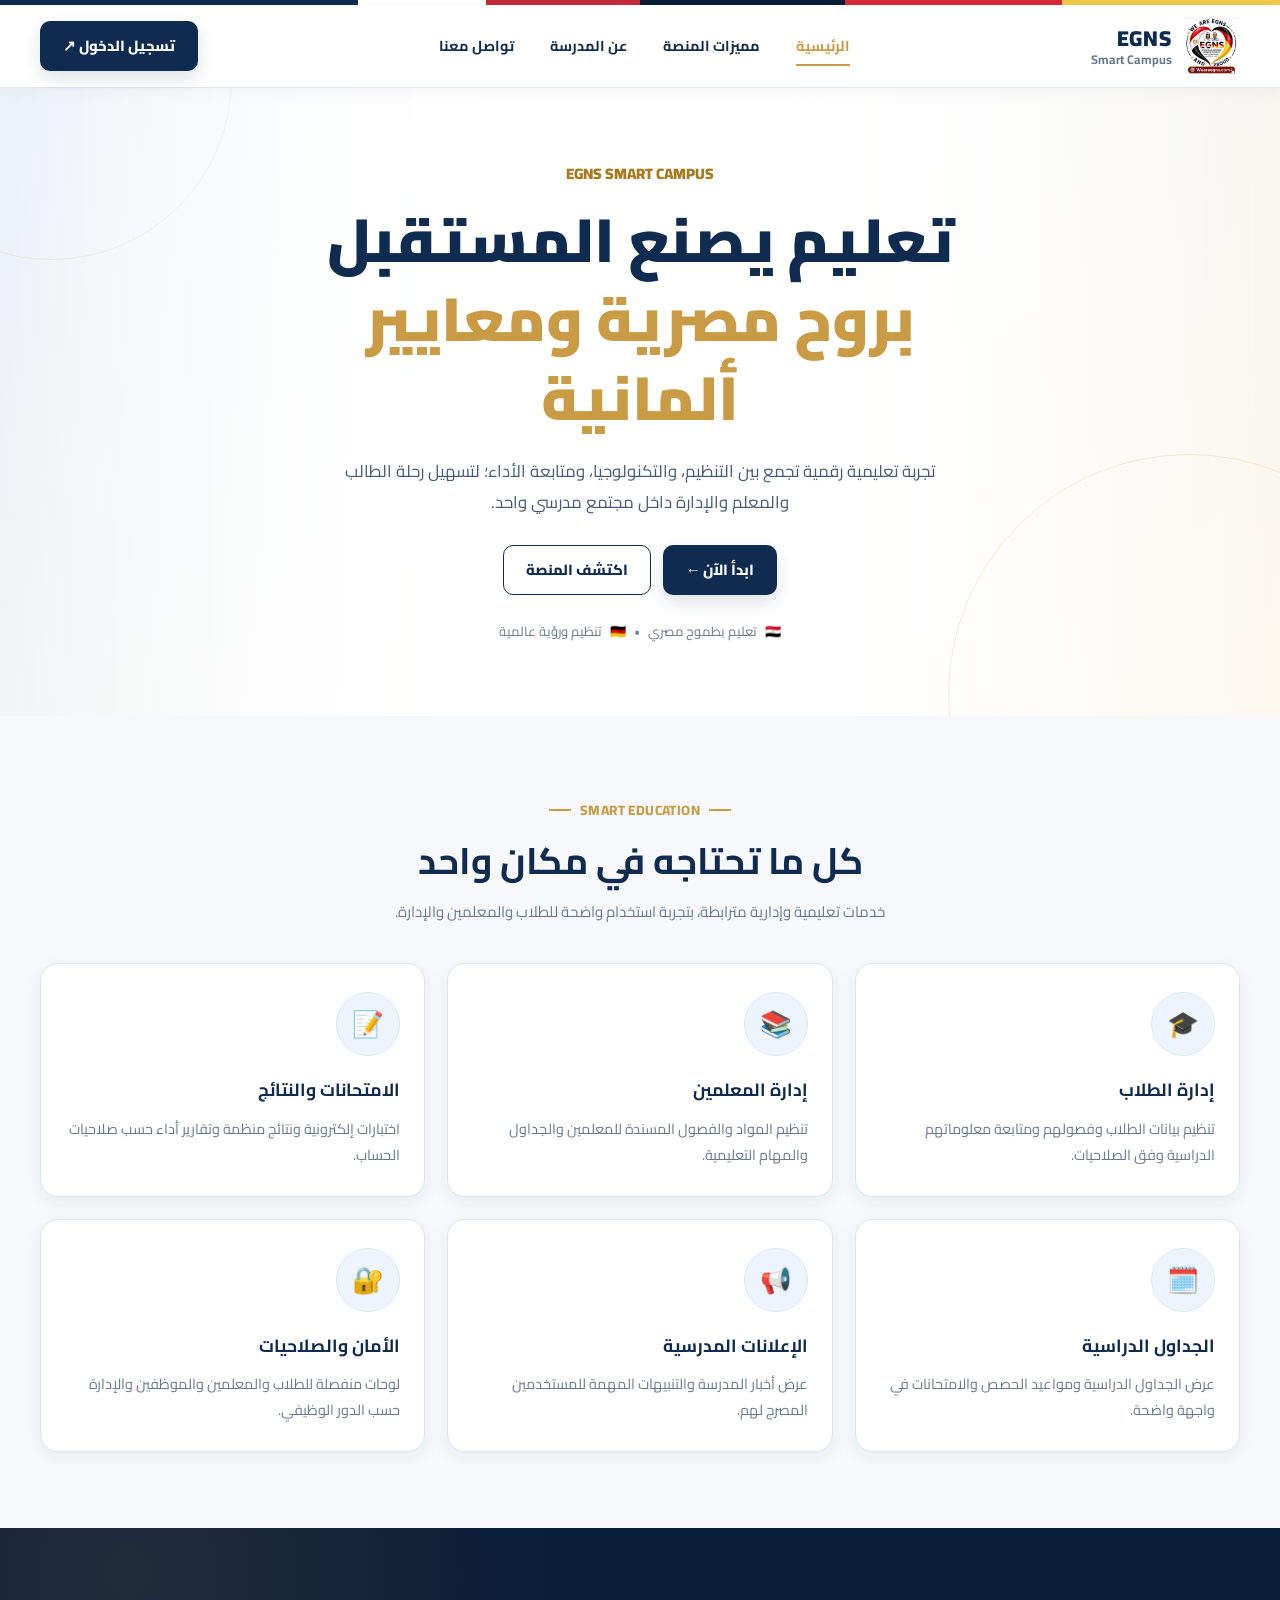
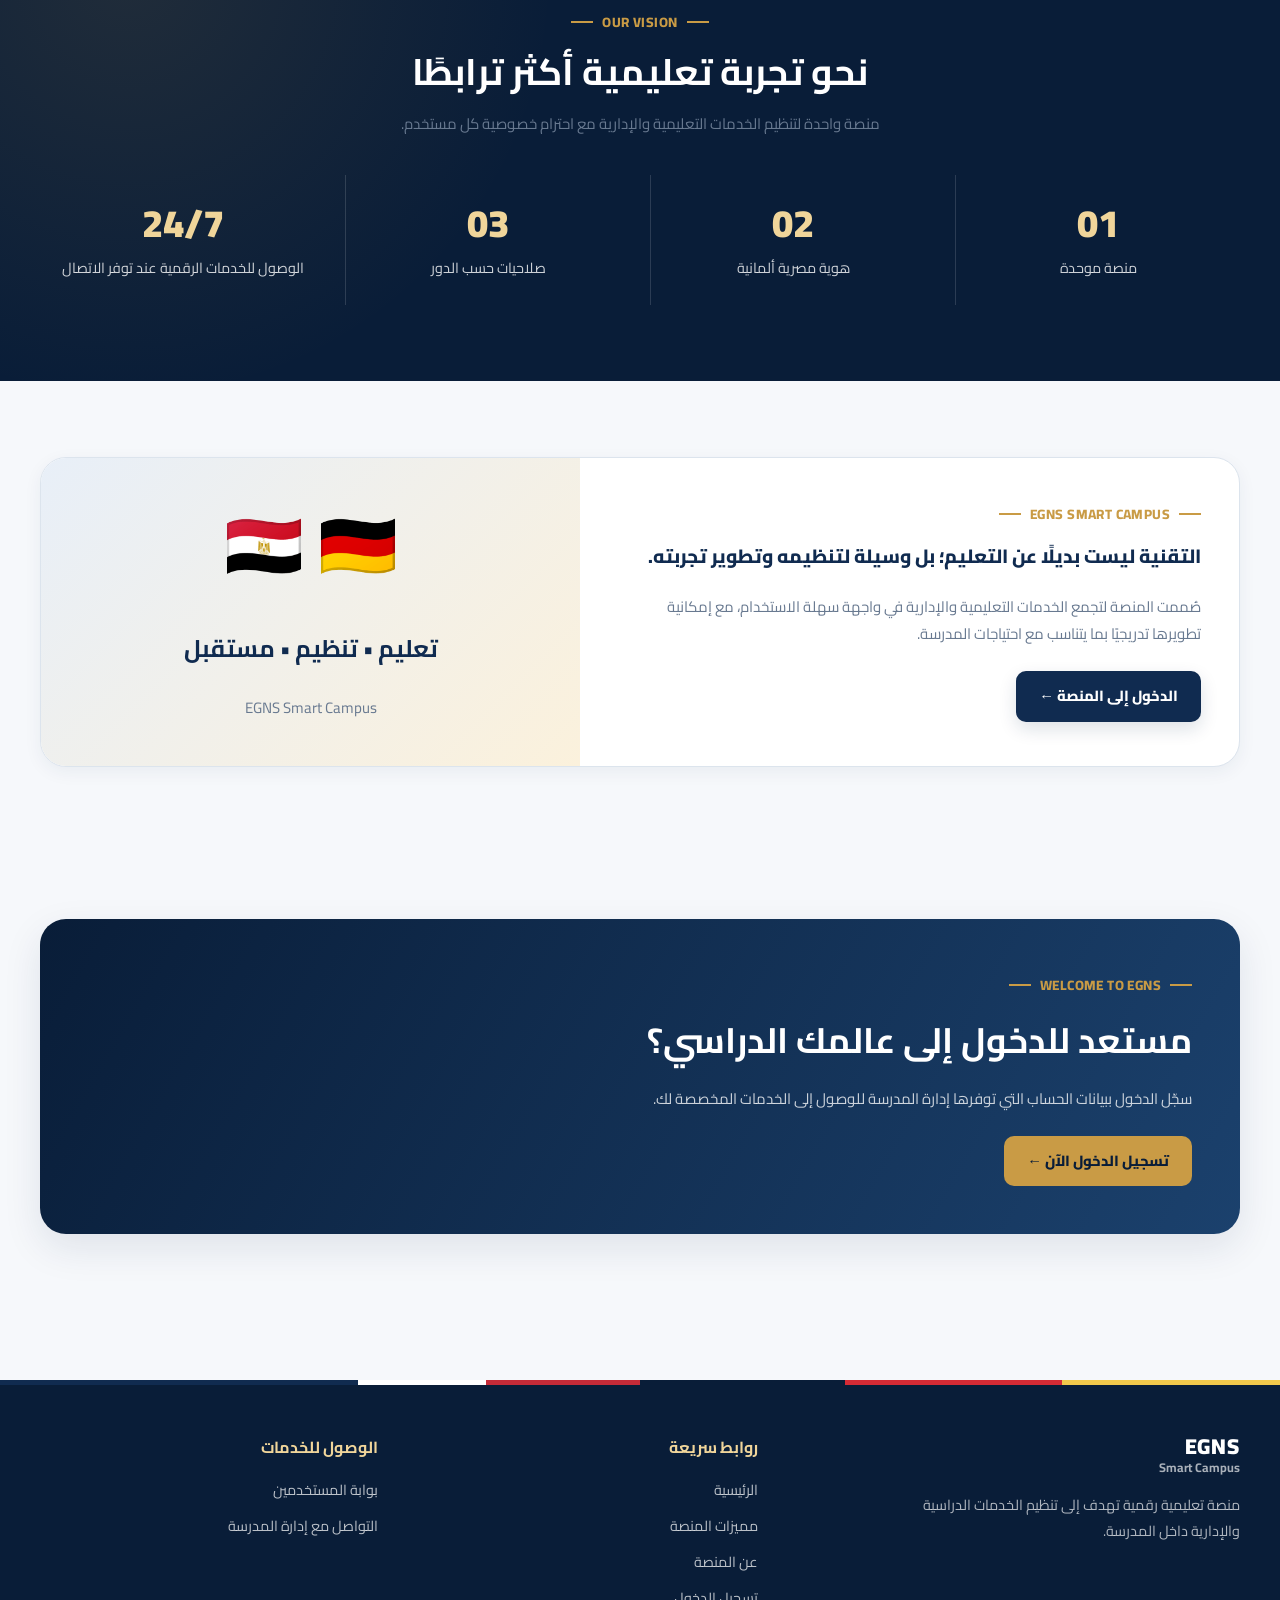
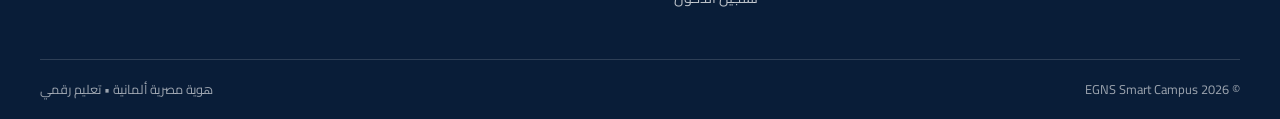
<file: index.html>
<!DOCTYPE html>
<html lang="ar" dir="rtl">
<head>
  <meta charset="UTF-8">
  <meta name="viewport" content="width=device-width, initial-scale=1">

  <meta name="theme-color" content="#102b50">
  <meta name="description" content="EGNS Smart Campus — المنصة التعليمية الذكية للمدرسة المصرية الألمانية.">

  <title>EGNS Smart Campus | المدرسة المصرية الألمانية</title>

  <link rel="preconnect" href="https://fonts.googleapis.com">
  <link rel="preconnect" href="https://fonts.gstatic.com" crossorigin>
  <link href="https://fonts.googleapis.com/css2?family=Cairo:wght@400;500;600;700;800;900&display=swap" rel="stylesheet">

  <link rel="stylesheet" href="assets/css/style.css">
</head>

<body>
  <div class="identity-strip"></div>

  <header class="site-header">
    <div class="container navbar">

      <a class="brand" href="index.html" aria-label="EGNS Smart Campus">
        <img
          src="assets/images/egns-logo.jpg"
          alt="شعار المدرسة المصرية الألمانية"
          onerror="this.style.display='none'"
        >
        <span class="brand-text">
          <strong>EGNS</strong>
          <span>Smart Campus</span>
        </span>
      </a>

      <nav class="nav-links" id="mainNav">
        <a class="active" href="#home">الرئيسية</a>
        <a href="#features">مميزات المنصة</a>
        <a href="#about">عن المدرسة</a>
        <a href="#contact">تواصل معنا</a>
      </nav>

      <div class="nav-actions">
        <a class="btn btn-primary" href="login.html">تسجيل الدخول ↗</a>
        <button class="menu-toggle" id="menuToggle" aria-label="فتح القائمة" aria-expanded="false">☰</button>
      </div>

    </div>
  </header>

  <main>
    <section class="hero" id="home">
      <div class="hero-art" aria-hidden="true"></div>

      <div class="container hero-inner">
        <div class="hero-content">
          <span class="hero-kicker">EGNS SMART CAMPUS</span>

          <h1>
            تعليم يصنع المستقبل
            <br>
            <span class="highlight">بروح مصرية ومعايير ألمانية</span>
          </h1>

          <p class="hero-description">
            تجربة تعليمية رقمية تجمع بين التنظيم، والتكنولوجيا،
            ومتابعة الأداء؛ لتسهيل رحلة الطالب والمعلم والإدارة
            داخل مجتمع مدرسي واحد.
          </p>

          <div class="hero-actions">
            <a class="btn btn-primary" href="login.html">ابدأ الآن ←</a>
            <a class="btn btn-outline" href="#features">اكتشف المنصة</a>
          </div>

          <div class="hero-note">
            <span>🇪🇬</span>
            <span>تعليم بطموح مصري</span>
            <span>•</span>
            <span>🇩🇪</span>
            <span>تنظيم ورؤية عالمية</span>
          </div>
        </div>
      </div>
    </section>

    <section class="section" id="features">
      <div class="container">

        <div class="section-heading">
          <span class="eyebrow">SMART EDUCATION</span>
          <h2>كل ما تحتاجه في مكان واحد</h2>
          <p>
            خدمات تعليمية وإدارية مترابطة، بتجربة استخدام واضحة
            للطلاب والمعلمين والإدارة.
          </p>
        </div>

        <div class="features-grid">

          <article class="feature-card">
            <div class="feature-icon" aria-hidden="true">🎓</div>
            <h3>إدارة الطلاب</h3>
            <p>تنظيم بيانات الطلاب وفصولهم ومتابعة معلوماتهم الدراسية وفق الصلاحيات.</p>
          </article>

          <article class="feature-card">
            <div class="feature-icon" aria-hidden="true">📚</div>
            <h3>إدارة المعلمين</h3>
            <p>تنظيم المواد والفصول المسندة للمعلمين والجداول والمهام التعليمية.</p>
          </article>

          <article class="feature-card">
            <div class="feature-icon" aria-hidden="true">📝</div>
            <h3>الامتحانات والنتائج</h3>
            <p>اختبارات إلكترونية ونتائج منظمة وتقارير أداء حسب صلاحيات الحساب.</p>
          </article>

          <article class="feature-card">
            <div class="feature-icon" aria-hidden="true">🗓️</div>
            <h3>الجداول الدراسية</h3>
            <p>عرض الجداول الدراسية ومواعيد الحصص والامتحانات في واجهة واضحة.</p>
          </article>

          <article class="feature-card">
            <div class="feature-icon" aria-hidden="true">📢</div>
            <h3>الإعلانات المدرسية</h3>
            <p>عرض أخبار المدرسة والتنبيهات المهمة للمستخدمين المصرح لهم.</p>
          </article>

          <article class="feature-card">
            <div class="feature-icon" aria-hidden="true">🔐</div>
            <h3>الأمان والصلاحيات</h3>
            <p>لوحات منفصلة للطلاب والمعلمين والموظفين والإدارة حسب الدور الوظيفي.</p>
          </article>

        </div>
      </div>
    </section>

    <section class="section stats-section" aria-label="رؤية المنصة">
      <div class="container">

        <div class="section-heading">
          <span class="eyebrow">OUR VISION</span>
          <h2 style="color:#fff">نحو تجربة تعليمية أكثر ترابطًا</h2>
          <p>منصة واحدة لتنظيم الخدمات التعليمية والإدارية مع احترام خصوصية كل مستخدم.</p>
        </div>

        <div class="stats-grid">
          <div class="stat-card">
            <span class="stat-number">01</span>
            <span class="stat-label">منصة موحدة</span>
          </div>

          <div class="stat-card">
            <span class="stat-number">02</span>
            <span class="stat-label">هوية مصرية ألمانية</span>
          </div>

          <div class="stat-card">
            <span class="stat-number">03</span>
            <span class="stat-label">صلاحيات حسب الدور</span>
          </div>

          <div class="stat-card">
            <span class="stat-number">24/7</span>
            <span class="stat-label">الوصول للخدمات الرقمية عند توفر الاتصال</span>
          </div>
        </div>

      </div>
    </section>

    <section class="section" id="about">
      <div class="container">
        <div class="identity-panel">

          <div class="identity-panel-content">
            <span class="eyebrow">EGNS SMART CAMPUS</span>
            <blockquote>
              التقنية ليست بديلًا عن التعليم؛
              بل وسيلة لتنظيمه وتطوير تجربته.
            </blockquote>
            <p>
              صُممت المنصة لتجمع الخدمات التعليمية والإدارية
              في واجهة سهلة الاستخدام، مع إمكانية تطويرها تدريجيًا
              بما يتناسب مع احتياجات المدرسة.
            </p>

            <div class="mt-3">
              <a class="btn btn-primary" href="login.html">الدخول إلى المنصة ←</a>
            </div>
          </div>

          <div class="identity-panel-image">
            <div style="
              display:grid;
              height:100%;
              min-height:270px;
              place-items:center;
              padding:30px;
              background:linear-gradient(135deg,#e8eff8,#fbf1dc);
              text-align:center;
            ">
              <div>
                <div style="font-size:4rem">🇪🇬 🇩🇪</div>
                <h3 style="color:#102b50;font-size:1.5rem">تعليم • تنظيم • مستقبل</h3>
                <p style="color:#687990">EGNS Smart Campus</p>
              </div>
            </div>
          </div>

        </div>
      </div>
    </section>

    <section class="section" id="contact">
      <div class="container">
        <div class="cta-panel">
          <span class="eyebrow">WELCOME TO EGNS</span>
          <h2>مستعد للدخول إلى عالمك الدراسي؟</h2>
          <p>
            سجّل الدخول ببيانات الحساب التي توفرها إدارة المدرسة
            للوصول إلى الخدمات المخصصة لك.
          </p>
          <a class="btn btn-gold" href="login.html">تسجيل الدخول الآن ←</a>
        </div>
      </div>
    </section>
  </main>

  <footer class="site-footer">
    <div class="identity-strip"></div>

    <div class="container">
      <div class="footer-main">

        <div class="footer-brand">
          <a class="brand" href="index.html">
            <span class="brand-text">
              <strong>EGNS</strong>
              <span>Smart Campus</span>
            </span>
          </a>
          <p class="footer-description">
            منصة تعليمية رقمية تهدف إلى تنظيم الخدمات الدراسية
            والإدارية داخل المدرسة.
          </p>
        </div>

        <div class="footer-column">
          <h3>روابط سريعة</h3>
          <div class="footer-links">
            <a href="#home">الرئيسية</a>
            <a href="#features">مميزات المنصة</a>
            <a href="#about">عن المنصة</a>
            <a href="login.html">تسجيل الدخول</a>
          </div>
        </div>

        <div class="footer-column">
          <h3>الوصول للخدمات</h3>
          <div class="footer-links">
            <a href="login.html">بوابة المستخدمين</a>
            <a href="#contact">التواصل مع إدارة المدرسة</a>
          </div>
        </div>

      </div>

      <div class="footer-bottom">
        <span>© <span id="currentYear"></span> EGNS Smart Campus</span>
        <span>هوية مصرية ألمانية • تعليم رقمي</span>
      </div>
    </div>
  </footer>

  <script>
    const menuToggle = document.getElementById("menuToggle");
    const mainNav = document.getElementById("mainNav");

    menuToggle?.addEventListener("click", () => {
      const isOpen = mainNav.classList.toggle("open");
      menuToggle.setAttribute("aria-expanded", String(isOpen));
      menuToggle.setAttribute(
        "aria-label",
        isOpen ? "إغلاق القائمة" : "فتح القائمة"
      );
    });

    mainNav?.querySelectorAll("a").forEach((link) => {
      link.addEventListener("click", () => {
        mainNav.classList.remove("open");
        menuToggle?.setAttribute("aria-expanded", "false");
      });
    });

    document.getElementById("currentYear").textContent =
      new Date().getFullYear();
  </script>
</body>
</html>
</file>
<file: assets/css/style.css>
/* =====================================================
   EGNS SMART CAMPUS
   Egyptian x German visual identity
   Main stylesheet | assets/css/style.css
===================================================== */

:root {
  --navy: #102b50;
  --navy-deep: #091d38;
  --navy-light: #1b416d;
  --egypt-red: #c52b38;
  --german-red: #d52b35;
  --gold: #c99b45;
  --gold-light: #f0d59a;
  --white: #ffffff;
  --paper: #f6f8fb;
  --cream: #fbf7ef;
  --text: #172a43;
  --muted: #687990;
  --border: #dce4ed;
  --success: #18794e;
  --danger: #bd2935;
  --shadow-sm: 0 5px 18px rgba(16, 43, 80, .06);
  --shadow-md: 0 14px 38px rgba(16, 43, 80, .10);
  --shadow-lg: 0 24px 60px rgba(9, 29, 56, .17);
  --radius-sm: 10px;
  --radius-md: 18px;
  --radius-lg: 26px;
  --container: 1200px;
  --transition: .25s ease;
}

/* Reset */
* {
  box-sizing: border-box;
}

html {
  scroll-behavior: smooth;
  scroll-padding-top: 90px;
}

body {
  margin: 0;
  background: var(--paper);
  color: var(--text);
  font-family: "Cairo", "Segoe UI", Tahoma, Arial, sans-serif;
  font-size: 15px;
  line-height: 1.8;
  -webkit-font-smoothing: antialiased;
}

body,
button,
input,
textarea,
select {
  font-family: "Cairo", "Segoe UI", Tahoma, Arial, sans-serif;
}

img {
  display: block;
  max-width: 100%;
}

a {
  color: inherit;
  text-decoration: none;
}

button,
input,
textarea,
select {
  font: inherit;
}

button,
a,
input,
select,
textarea {
  -webkit-tap-highlight-color: transparent;
}

button {
  cursor: pointer;
}

button:disabled {
  cursor: not-allowed;
  opacity: .6;
}

::selection {
  background: var(--gold-light);
  color: var(--navy-deep);
}

:focus-visible {
  outline: 3px solid var(--gold);
  outline-offset: 3px;
}

[hidden] {
  display: none !important;
}

/* General layout */
.container {
  width: min(var(--container), calc(100% - 40px));
  margin-inline: auto;
}

.section {
  padding-block: 76px;
}

.section-heading {
  max-width: 720px;
  margin: 0 auto 38px;
  text-align: center;
}

.section-heading h2 {
  margin: 0 0 12px;
  color: var(--navy);
  font-size: clamp(1.65rem, 3vw, 2.3rem);
  line-height: 1.4;
}

.section-heading p {
  margin: 0;
  color: var(--muted);
}

.eyebrow {
  display: inline-flex;
  align-items: center;
  gap: 9px;
  margin-bottom: 12px;
  color: var(--gold);
  font-size: .85rem;
  font-weight: 800;
  letter-spacing: .03em;
}

.eyebrow::before,
.eyebrow::after {
  width: 22px;
  height: 2px;
  background: currentColor;
  content: "";
}

.text-muted {
  color: var(--muted);
}

.text-center {
  text-align: center;
}

.mt-1 { margin-top: 8px; }
.mt-2 { margin-top: 16px; }
.mt-3 { margin-top: 24px; }
.mb-1 { margin-bottom: 8px; }
.mb-2 { margin-bottom: 16px; }
.mb-3 { margin-bottom: 24px; }

/* Egyptian-German identity strip */
.identity-strip {
  min-height: 5px;
  background: linear-gradient(
    to right,
    var(--navy) 0 28%,
    var(--white) 28% 38%,
    var(--egypt-red) 38% 50%,
    var(--navy-deep) 50% 66%,
    #d52b35 66% 83%,
    #f2c94c 83% 100%
  );
}

/* Header */
.site-header {
  position: sticky;
  z-index: 1000;
  top: 0;
  background: rgba(255, 255, 255, .96);
  border-bottom: 1px solid rgba(220, 228, 237, .9);
  box-shadow: 0 3px 18px rgba(16, 43, 80, .04);
  backdrop-filter: blur(16px);
}

.navbar {
  display: flex;
  min-height: 82px;
  align-items: center;
  justify-content: space-between;
  gap: 24px;
}

.brand {
  display: inline-flex;
  align-items: center;
  gap: 12px;
  flex-shrink: 0;
  color: var(--navy);
}

.brand img {
  width: 56px;
  height: 56px;
  object-fit: contain;
}

.brand-text {
  display: flex;
  flex-direction: column;
  line-height: 1.25;
}

.brand-text strong {
  font-size: 1.35rem;
  font-weight: 900;
  letter-spacing: .04em;
}

.brand-text span {
  color: var(--muted);
  font-size: .78rem;
  font-weight: 700;
}

.nav-links {
  display: flex;
  align-items: center;
  justify-content: center;
  gap: 8px;
}

.nav-links a {
  position: relative;
  padding: 10px 14px;
  color: var(--navy);
  font-size: .9rem;
  font-weight: 700;
  transition: color var(--transition);
}

.nav-links a::after {
  position: absolute;
  right: 14px;
  bottom: 3px;
  left: 14px;
  height: 2px;
  background: var(--gold);
  content: "";
  transform: scaleX(0);
  transform-origin: center;
  transition: transform var(--transition);
}

.nav-links a:hover,
.nav-links a.active {
  color: var(--gold);
}

.nav-links a:hover::after,
.nav-links a.active::after {
  transform: scaleX(1);
}

.nav-actions {
  display: flex;
  align-items: center;
  gap: 10px;
}

.language-button {
  display: inline-flex;
  align-items: center;
  gap: 8px;
  padding: 9px 12px;
  border: 1px solid transparent;
  border-radius: var(--radius-sm);
  background: transparent;
  color: var(--navy);
  font-weight: 700;
}

.language-button:hover {
  border-color: var(--border);
  background: var(--paper);
}

.menu-toggle {
  display: none;
  width: 44px;
  height: 44px;
  align-items: center;
  justify-content: center;
  border: 1px solid var(--border);
  border-radius: var(--radius-sm);
  background: var(--white);
  color: var(--navy);
  font-size: 1.3rem;
}

/* Buttons */
.btn {
  display: inline-flex;
  min-height: 46px;
  align-items: center;
  justify-content: center;
  gap: 10px;
  padding: 11px 22px;
  border: 1px solid transparent;
  border-radius: var(--radius-sm);
  font-size: .92rem;
  font-weight: 800;
  text-align: center;
  transition:
    transform var(--transition),
    box-shadow var(--transition),
    background var(--transition);
}

.btn:hover {
  transform: translateY(-2px);
}

.btn-primary {
  background: var(--navy);
  color: var(--white);
  box-shadow: 0 7px 18px rgba(16, 43, 80, .14);
}

.btn-primary:hover {
  background: var(--navy-light);
  box-shadow: var(--shadow-md);
}

.btn-gold {
  background: var(--gold);
  color: var(--navy-deep);
}

.btn-gold:hover {
  background: var(--gold-light);
}

.btn-outline {
  border-color: var(--navy);
  background: transparent;
  color: var(--navy);
}

.btn-outline:hover {
  background: var(--navy);
  color: var(--white);
}

.btn-white {
  background: var(--white);
  color: var(--navy);
}

.btn-danger {
  background: var(--danger);
  color: var(--white);
}

.btn-block {
  width: 100%;
}

.btn-sm {
  min-height: 36px;
  padding: 7px 13px;
  font-size: .82rem;
}

/* Homepage hero */
.hero {
  position: relative;
  display: flex;
  min-height: 530px;
  align-items: center;
  overflow: hidden;
  isolation: isolate;
  background:
    linear-gradient(
      90deg,
      rgba(246, 248, 251, .16),
      rgba(255, 255, 255, .94) 38%,
      rgba(255, 255, 255, .94) 62%,
      rgba(246, 248, 251, .12)
    ),
    linear-gradient(135deg, #e8eff8, #fff8e9);
}

.hero::before,
.hero::after {
  position: absolute;
  z-index: -1;
  width: 360px;
  height: 360px;
  border: 1px solid rgba(201, 155, 69, .2);
  border-radius: 50%;
  content: "";
  pointer-events: none;
}

.hero::before {
  top: -190px;
  left: -130px;
}

.hero::after {
  right: -150px;
  bottom: -220px;
  width: 480px;
  height: 480px;
}

.hero-inner {
  display: grid;
  width: 100%;
  grid-template-columns: 1fr;
  place-items: center;
  padding-block: 72px;
  text-align: center;
}

.hero-content {
  width: min(760px, 100%);
}

.hero-kicker {
  display: inline-block;
  margin-bottom: 14px;
  color: #a9791e;
  font-size: .95rem;
  font-weight: 900;
}

.hero h1 {
  margin: 0 0 18px;
  color: var(--navy);
  font-size: clamp(2.1rem, 5vw, 3.8rem);
  font-weight: 900;
  line-height: 1.3;
}

.hero h1 .highlight {
  color: var(--gold);
}

.hero-description {
  max-width: 620px;
  margin: 0 auto 28px;
  color: #425b78;
  font-size: 1.05rem;
}

.hero-actions {
  display: flex;
  flex-wrap: wrap;
  justify-content: center;
  gap: 12px;
}

.hero-note {
  display: inline-flex;
  align-items: center;
  gap: 8px;
  margin-top: 25px;
  color: var(--muted);
  font-size: .82rem;
}

/* Optional hero artwork */
.hero-art {
  position: absolute;
  z-index: -1;
  inset: 0;
  overflow: hidden;
  pointer-events: none;
}

.hero-art img {
  width: 100%;
  height: 100%;
  object-fit: cover;
  opacity: .22;
}

.hero-art::after {
  position: absolute;
  inset: 0;
  background: linear-gradient(
    90deg,
    rgba(246, 248, 251, .1),
    rgba(255, 255, 255, .88) 35%,
    rgba(255, 255, 255, .88) 65%,
    rgba(246, 248, 251, .1)
  );
  content: "";
}

/* Decorative flag colors */
.flag-ribbon {
  height: 7px;
  background: linear-gradient(
    to right,
    var(--navy) 0 33.33%,
    var(--white) 33.33% 66.66%,
    var(--egypt-red) 66.66% 100%
  );
}

.flag-ribbon-germany {
  height: 7px;
  background: linear-gradient(
    to right,
    #202020 0 33.33%,
    #d52b35 33.33% 66.66%,
    #f2c94c 66.66% 100%
  );
}

/* Feature cards */
.features-grid {
  display: grid;
  grid-template-columns: repeat(3, minmax(0, 1fr));
  gap: 22px;
}

.feature-card {
  position: relative;
  padding: 28px 24px;
  overflow: hidden;
  border: 1px solid var(--border);
  border-radius: var(--radius-md);
  background: var(--white);
  box-shadow: var(--shadow-sm);
  transition:
    transform var(--transition),
    box-shadow var(--transition),
    border-color var(--transition);
}

.feature-card::before {
  position: absolute;
  top: 0;
  right: 0;
  left: 0;
  height: 3px;
  background: linear-gradient(
    90deg,
    var(--navy),
    var(--gold),
    var(--egypt-red)
  );
  content: "";
  transform: scaleX(0);
  transform-origin: right;
  transition: transform var(--transition);
}

.feature-card:hover {
  transform: translateY(-5px);
  border-color: #c8d6e7;
  box-shadow: var(--shadow-md);
}

.feature-card:hover::before {
  transform: scaleX(1);
}

.feature-icon {
  display: grid;
  width: 64px;
  height: 64px;
  place-items: center;
  margin-bottom: 18px;
  border: 1px solid #d9e6f6;
  border-radius: 50%;
  background: #edf4fd;
  color: var(--navy);
  font-size: 1.6rem;
}

.feature-card h3 {
  margin: 0 0 10px;
  color: var(--navy);
  font-size: 1.1rem;
}

.feature-card p {
  margin: 0;
  color: var(--muted);
  font-size: .9rem;
}

/* Statistics */
.stats-section {
  position: relative;
  overflow: hidden;
  background:
    radial-gradient(circle at 10% 10%, rgba(201, 155, 69, .12), transparent 35%),
    var(--navy-deep);
  color: var(--white);
}

.stats-grid {
  display: grid;
  grid-template-columns: repeat(4, minmax(0, 1fr));
  gap: 20px;
}

.stat-card {
  padding: 24px 14px;
  border-inline-end: 1px solid rgba(255, 255, 255, .14);
  text-align: center;
}

.stat-card:last-child {
  border-inline-end: 0;
}

.stat-number {
  display: block;
  margin-bottom: 5px;
  color: var(--gold-light);
  font-size: clamp(1.8rem, 3vw, 2.5rem);
  font-weight: 900;
  line-height: 1.3;
}

.stat-label {
  color: rgba(255, 255, 255, .8);
  font-size: .9rem;
}

/* Quote / school identity panel */
.identity-panel {
  display: grid;
  grid-template-columns: 1.1fr .9fr;
  overflow: hidden;
  border: 1px solid var(--border);
  border-radius: var(--radius-lg);
  background: var(--white);
  box-shadow: var(--shadow-sm);
}

.identity-panel-content {
  display: flex;
  flex-direction: column;
  justify-content: center;
  padding: 38px;
}

.identity-panel-content blockquote {
  margin: 0 0 20px;
  color: var(--navy);
  font-size: 1.2rem;
  font-weight: 800;
}

.identity-panel-content p {
  margin: 0;
  color: var(--muted);
}

.identity-panel-image {
  min-height: 270px;
  background: linear-gradient(135deg, #eaf0f8, #f7edd9);
}

.identity-panel-image img {
  width: 100%;
  height: 100%;
  min-height: 270px;
  object-fit: cover;
}

/* Calls to action */
.cta-panel {
  position: relative;
  padding: 48px;
  overflow: hidden;
  border-radius: var(--radius-lg);
  background: linear-gradient(120deg, var(--navy-deep), var(--navy-light));
  color: var(--white);
  box-shadow: var(--shadow-md);
}

.cta-panel h2 {
  margin: 0 0 12px;
  font-size: clamp(1.6rem, 3vw, 2.2rem);
}

.cta-panel p {
  max-width: 680px;
  margin: 0 0 24px;
  color: rgba(255, 255, 255, .78);
}

/* Footer */
.site-footer {
  margin-top: 70px;
  background: var(--navy-deep);
  color: var(--white);
}

.footer-main {
  display: grid;
  grid-template-columns: 1.3fr 1fr 1fr;
  gap: 42px;
  padding-block: 48px;
}

.footer-brand .brand {
  color: var(--white);
}

.footer-brand .brand-text span {
  color: rgba(255, 255, 255, .65);
}

.footer-description {
  max-width: 340px;
  margin-top: 16px;
  color: rgba(255, 255, 255, .68);
  font-size: .9rem;
}

.footer-column h3 {
  margin: 0 0 15px;
  color: var(--gold-light);
  font-size: 1rem;
}

.footer-links {
  display: grid;
  gap: 10px;
}

.footer-links a {
  color: rgba(255, 255, 255, .72);
  font-size: .9rem;
  transition: color var(--transition);
}

.footer-links a:hover {
  color: var(--gold-light);
}

.footer-bottom {
  display: flex;
  flex-wrap: wrap;
  align-items: center;
  justify-content: space-between;
  gap: 12px;
  padding-block: 18px;
  border-top: 1px solid rgba(255, 255, 255, .15);
  color: rgba(255, 255, 255, .6);
  font-size: .8rem;
}

/* Login page */
.login-page {
  display: grid;
  min-height: 100vh;
  grid-template-columns: 1fr 1fr;
  background: var(--paper);
}

.login-side {
  display: flex;
  flex-direction: column;
  justify-content: center;
  padding: clamp(28px, 5vw, 70px);
}

.login-side-brand {
  margin-bottom: 45px;
}

.login-side h1 {
  margin: 0 0 12px;
  color: var(--navy);
  font-size: clamp(1.8rem, 3vw, 2.5rem);
}

.login-side p {
  color: var(--muted);
}

.login-form-card {
  width: min(440px, 100%);
  margin-inline: auto;
  padding: 35px;
  border: 1px solid var(--border);
  border-radius: var(--radius-lg);
  background: var(--white);
  box-shadow: var(--shadow-md);
}

.login-form-card h2 {
  margin: 0 0 8px;
  color: var(--navy);
}

.login-visual {
  position: relative;
  display: flex;
  align-items: center;
  justify-content: center;
  padding: 40px;
  overflow: hidden;
  background:
    radial-gradient(circle at 75% 20%, rgba(201, 155, 69, .25), transparent 35%),
    linear-gradient(145deg, var(--navy), var(--navy-deep));
  color: var(--white);
}

.login-visual-content {
  position: relative;
  z-index: 1;
  max-width: 520px;
}

.login-visual h2 {
  font-size: clamp(1.8rem, 3vw, 2.8rem);
  line-height: 1.4;
}

.login-visual p {
  color: rgba(255, 255, 255, .75);
}

.login-visual::after {
  position: absolute;
  right: -130px;
  bottom: -150px;
  width: 400px;
  height: 400px;
  border: 1px solid rgba(255, 255, 255, .14);
  border-radius: 50%;
  box-shadow:
    0 0 0 40px rgba(255, 255, 255, .025),
    0 0 0 80px rgba(255, 255, 255, .025);
  content: "";
}

/* Forms */
.form-group {
  display: grid;
  gap: 7px;
  margin-bottom: 18px;
}

.form-group label,
.form-label {
  color: var(--navy);
  font-size: .9rem;
  font-weight: 800;
}

.form-control,
input[type="text"],
input[type="email"],
input[type="password"],
input[type="number"],
input[type="date"],
input[type="time"],
input[type="search"],
select,
textarea {
  width: 100%;
  min-height: 46px;
  padding: 11px 13px;
  border: 1px solid #d5deea;
  border-radius: var(--radius-sm);
  outline: none;
  background: var(--white);
  color: var(--text);
  transition: border-color var(--transition), box-shadow var(--transition);
}

textarea {
  min-height: 120px;
  resize: vertical;
}

.form-control:focus,
input:focus,
select:focus,
textarea:focus {
  border-color: var(--navy-light);
  box-shadow: 0 0 0 3px rgba(27, 65, 109, .10);
}

.form-help {
  color: var(--muted);
  font-size: .8rem;
}

.form-error,
.alert-error {
  padding: 12px 14px;
  border: 1px solid #f0c9cd;
  border-radius: var(--radius-sm);
  background: #fff0f1;
  color: var(--danger);
}

.form-success,
.alert-success {
  padding: 12px 14px;
  border: 1px solid #b9e4cc;
  border-radius: var(--radius-sm);
  background: #edfaf2;
  color: var(--success);
}

/* Dashboards */
.dashboard-layout {
  display: grid;
  min-height: 100vh;
  grid-template-columns: 260px minmax(0, 1fr);
}

.sidebar {
  position: sticky;
  top: 0;
  display: flex;
  height: 100vh;
  flex-direction: column;
  padding: 22px 15px;
  overflow-y: auto;
  background: var(--navy-deep);
  color: var(--white);
}

.sidebar .brand {
  padding: 0 10px 24px;
  color: var(--white);
}

.sidebar .brand-text span {
  color: rgba(255, 255, 255, .6);
}

.sidebar-nav {
  display: grid;
  gap: 5px;
}

.sidebar-nav a {
  display: flex;
  align-items: center;
  gap: 12px;
  padding: 11px 13px;
  border-radius: var(--radius-sm);
  color: rgba(255, 255, 255, .75);
  font-size: .9rem;
  transition: background var(--transition), color var(--transition);
}

.sidebar-nav a:hover,
.sidebar-nav a.active {
  background: rgba(255, 255, 255, .11);
  color: var(--white);
}

.sidebar-nav a.active {
  border-inline-start: 3px solid var(--gold);
}

.sidebar-bottom {
  margin-top: auto;
  padding-top: 20px;
}

.dashboard-main {
  min-width: 0;
  background: var(--paper);
}

.dashboard-topbar {
  display: flex;
  min-height: 76px;
  align-items: center;
  justify-content: space-between;
  gap: 18px;
  padding: 15px 28px;
  border-bottom: 1px solid var(--border);
  background: var(--white);
}

.dashboard-content {
  padding: 30px;
}

.page-title {
  margin: 0 0 5px;
  color: var(--navy);
  font-size: clamp(1.5rem, 2.5vw, 2rem);
}

.page-subtitle {
  margin: 0;
  color: var(--muted);
  font-size: .9rem;
}

.user-menu {
  display: flex;
  align-items: center;
  gap: 12px;
}

.user-avatar {
  display: grid;
  width: 42px;
  height: 42px;
  flex-shrink: 0;
  place-items: center;
  border-radius: 50%;
  background: #e8eff8;
  color: var(--navy);
  font-weight: 900;
}

.dashboard-grid {
  display: grid;
  grid-template-columns: repeat(4, minmax(0, 1fr));
  gap: 18px;
}

.dashboard-card {
  padding: 22px;
  border: 1px solid var(--border);
  border-radius: var(--radius-md);
  background: var(--white);
  box-shadow: var(--shadow-sm);
}

.dashboard-card h3 {
  margin: 0 0 10px;
  color: var(--navy);
  font-size: 1rem;
}

.dashboard-card p {
  margin: 0;
  color: var(--muted);
  font-size: .88rem;
}

.dashboard-card .card-value {
  display: block;
  margin-top: 10px;
  color: var(--navy);
  font-size: 1.9rem;
  font-weight: 900;
}

.dashboard-card-icon {
  display: grid;
  width: 46px;
  height: 46px;
  place-items: center;
  margin-bottom: 14px;
  border-radius: 13px;
  background: #edf4fd;
  color: var(--navy);
  font-size: 1.3rem;
}

/* Tables */
.table-wrap {
  width: 100%;
  overflow-x: auto;
  border: 1px solid var(--border);
  border-radius: var(--radius-md);
  background: var(--white);
}

.data-table {
  width: 100%;
  border-collapse: collapse;
  text-align: start;
}

.data-table th,
.data-table td {
  padding: 14px 16px;
  border-bottom: 1px solid var(--border);
  white-space: nowrap;
}

.data-table th {
  background: #f1f5fa;
  color: var(--navy);
  font-size: .85rem;
  font-weight: 900;
}

.data-table td {
  color: #465971;
  font-size: .88rem;
}

.data-table tbody tr:hover {
  background: #fafcff;
}

.data-table tbody tr:last-child td {
  border-bottom: 0;
}

/* Status badges */
.badge {
  display: inline-flex;
  align-items: center;
  justify-content: center;
  gap: 5px;
  padding: 4px 10px;
  border-radius: 999px;
  background: #edf1f6;
  color: #465971;
  font-size: .76rem;
  font-weight: 800;
}

.badge-success {
  background: #e5f6ec;
  color: #18794e;
}

.badge-warning {
  background: #fff3d7;
  color: #8b6012;
}

.badge-danger {
  background: #fde9eb;
  color: #b42331;
}

.badge-info {
  background: #e8f1ff;
  color: #245a9b;
}

/* Search, filters and toolbars */
.toolbar {
  display: flex;
  flex-wrap: wrap;
  align-items: center;
  justify-content: space-between;
  gap: 14px;
  margin-bottom: 22px;
}

.toolbar-group {
  display: flex;
  flex-wrap: wrap;
  align-items: center;
  gap: 10px;
}

.search-box {
  width: min(320px, 100%);
}

/* Timetable */
.timetable {
  display: grid;
  grid-template-columns: 100px repeat(5, minmax(120px, 1fr));
  min-width: 760px;
  overflow: hidden;
  border: 1px solid var(--border);
  border-radius: var(--radius-md);
  background: var(--white);
}

.timetable-cell {
  min-height: 76px;
  padding: 12px;
  border-inline-end: 1px solid var(--border);
  border-bottom: 1px solid var(--border);
  font-size: .82rem;
}

.timetable-cell.header {
  min-height: auto;
  background: var(--navy);
  color: var(--white);
  font-weight: 800;
  text-align: center;
}

.timetable-cell.time {
  background: #f1f5fa;
  color: var(--navy);
  font-weight: 800;
}

.lesson-chip {
  display: block;
  padding: 8px;
  border-inline-start: 3px solid var(--gold);
  border-radius: 6px;
  background: #f7f1e4;
  color: var(--navy);
  font-weight: 700;
}

/* Exam components */
.exam-card {
  padding: 25px;
  border: 1px solid var(--border);
  border-radius: var(--radius-md);
  background: var(--white);
  box-shadow: var(--shadow-sm);
}

.exam-question {
  margin-bottom: 25px;
  padding-bottom: 22px;
  border-bottom: 1px solid var(--border);
}

.exam-question h3 {
  margin: 0 0 14px;
  color: var(--navy);
  font-size: 1rem;
}

.answer-option {
  display: flex;
  align-items: flex-start;
  gap: 10px;
  margin-top: 10px;
  padding: 12px;
  border: 1px solid var(--border);
  border-radius: var(--radius-sm);
  cursor: pointer;
  transition: background var(--transition), border-color var(--transition);
}

.answer-option:hover {
  border-color: var(--navy-light);
  background: #f4f8fd;
}

.answer-option input {
  width: auto;
  min-height: auto;
  margin-top: 6px;
}

.exam-timer {
  display: inline-flex;
  align-items: center;
  gap: 8px;
  padding: 8px 14px;
  border-radius: var(--radius-sm);
  background: #fff3d7;
  color: #8b6012;
  font-weight: 900;
}

/* Announcements */
.announcement-list {
  display: grid;
  gap: 14px;
}

.announcement-item {
  padding: 20px;
  border: 1px solid var(--border);
  border-inline-start: 4px solid var(--gold);
  border-radius: var(--radius-md);
  background: var(--white);
}

.announcement-item h3 {
  margin: 0 0 7px;
  color: var(--navy);
}

.announcement-item p {
  margin: 0;
  color: var(--muted);
}

.announcement-meta {
  margin-top: 12px;
  color: var(--muted);
  font-size: .8rem;
}

/* Empty states */
.empty-state {
  padding: 45px 20px;
  border: 1px dashed #cbd6e3;
  border-radius: var(--radius-md);
  background: rgba(255, 255, 255, .65);
  text-align: center;
}

.empty-state h3 {
  margin: 0 0 8px;
  color: var(--navy);
}

.empty-state p {
  margin: 0;
  color: var(--muted);
}

/* Modal */
.modal-backdrop {
  position: fixed;
  z-index: 2000;
  inset: 0;
  display: grid;
  place-items: center;
  padding: 20px;
  background: rgba(9, 29, 56, .58);
  backdrop-filter: blur(4px);
}

.modal {
  width: min(560px, 100%);
  max-height: 90vh;
  overflow-y: auto;
  padding: 28px;
  border-radius: var(--radius-lg);
  background: var(--white);
  box-shadow: var(--shadow-lg);
}

.modal-header {
  display: flex;
  align-items: center;
  justify-content: space-between;
  gap: 15px;
  margin-bottom: 22px;
}

.modal-header h2 {
  margin: 0;
  color: var(--navy);
}

.modal-close {
  display: grid;
  width: 38px;
  height: 38px;
  place-items: center;
  border: 1px solid var(--border);
  border-radius: 50%;
  background: var(--white);
  color: var(--navy);
}

/* Progress */
.progress-track {
  height: 9px;
  overflow: hidden;
  border-radius: 999px;
  background: #e8edf3;
}

.progress-bar {
  height: 100%;
  border-radius: inherit;
  background: linear-gradient(90deg, var(--navy-light), var(--gold));
  transition: width .4s ease;
}

/* Utility grid and flex */
.grid {
  display: grid;
  gap: 20px;
}

.grid-2 {
  grid-template-columns: repeat(2, minmax(0, 1fr));
}

.grid-3 {
  grid-template-columns: repeat(3, minmax(0, 1fr));
}

.flex {
  display: flex;
}

.flex-wrap {
  flex-wrap: wrap;
}

.items-center {
  align-items: center;
}

.justify-between {
  justify-content: space-between;
}

.gap-1 { gap: 8px; }
.gap-2 { gap: 16px; }
.gap-3 { gap: 24px; }

.w-full {
  width: 100%;
}

.rounded {
  border-radius: var(--radius-md);
}

.surface {
  border: 1px solid var(--border);
  border-radius: var(--radius-md);
  background: var(--white);
  box-shadow: var(--shadow-sm);
}

.p-2 { padding: 16px; }
.p-3 { padding: 24px; }

/* German-inspired precision, Egyptian warmth */
.accent-line {
  width: 58px;
  height: 4px;
  margin-block: 15px;
  border-radius: 4px;
  background: linear-gradient(
    90deg,
    var(--navy),
    var(--gold),
    var(--egypt-red)
  );
}

.gold-divider {
  width: 100%;
  height: 1px;
  background: linear-gradient(
    90deg,
    transparent,
    var(--gold),
    transparent
  );
}

/* Footer decorative skyline */
.footer-decoration {
  opacity: .28;
  color: var(--gold-light);
}

/* Responsive tablet */
@media (max-width: 1050px) {
  .navbar {
    gap: 12px;
  }

  .nav-links a {
    padding-inline: 9px;
  }

  .nav-actions {
    gap: 5px;
  }

  .features-grid {
    grid-template-columns: repeat(2, minmax(0, 1fr));
  }

  .dashboard-grid {
    grid-template-columns: repeat(2, minmax(0, 1fr));
  }

  .dashboard-layout {
    grid-template-columns: 225px minmax(0, 1fr);
  }

  .footer-main {
    grid-template-columns: repeat(2, minmax(0, 1fr));
  }

  .footer-brand {
    grid-column: 1 / -1;
  }
}

/* Responsive mobile navigation */
@media (max-width: 760px) {
  .container {
    width: min(100% - 28px, var(--container));
  }

  .section {
    padding-block: 52px;
  }

  .navbar {
    min-height: 70px;
  }

  .brand img {
    width: 46px;
    height: 46px;
  }

  .brand-text strong {
    font-size: 1.1rem;
  }

  .menu-toggle {
    display: inline-flex;
  }

  .nav-links {
    position: absolute;
    top: calc(100% + 1px);
    right: 0;
    left: 0;
    display: none;
    align-items: stretch;
    padding: 12px 18px 20px;
    border-bottom: 1px solid var(--border);
    background: var(--white);
    box-shadow: var(--shadow-md);
  }

  .nav-links.open {
    display: flex;
    flex-direction: column;
  }

  .nav-links a {
    padding: 12px;
  }

  .nav-links a::after {
    display: none;
  }

  .language-button {
    padding: 8px;
    font-size: .8rem;
  }

  .nav-actions > .btn {
    min-height: 40px;
    padding: 8px 12px;
    font-size: .8rem;
  }

  .hero {
    min-height: 460px;
  }

  .hero-inner {
    padding-block: 60px;
  }

  .hero-description {
    font-size: .95rem;
  }

  .features-grid {
    gap: 14px;
  }

  .feature-card {
    padding: 22px 18px;
  }

  .stats-grid {
    grid-template-columns: repeat(2, minmax(0, 1fr));
    gap: 0;
  }

  .stat-card {
    border-bottom: 1px solid rgba(255, 255, 255, .14);
  }

  .identity-panel {
    grid-template-columns: 1fr;
  }

  .identity-panel-content {
    padding: 28px;
  }

  .identity-panel-image,
  .identity-panel-image img {
    min-height: 210px;
    max-height: 300px;
  }

  .cta-panel {
    padding: 30px 24px;
  }

  .login-page {
    grid-template-columns: 1fr;
  }

  .login-visual {
    display: none;
  }

  .login-side {
    padding: 28px 20px;
  }

  .login-side-brand {
    margin-bottom: 28px;
  }

  .login-form-card {
    padding: 26px 20px;
  }

  .dashboard-layout {
    grid-template-columns: 1fr;
  }

  .sidebar {
    position: relative;
    height: auto;
    padding: 12px;
  }

  .sidebar .brand {
    padding-bottom: 10px;
  }

  .sidebar-nav {
    grid-template-columns: repeat(2, minmax(0, 1fr));
  }

  .sidebar-bottom {
    margin-top: 15px;
  }

  .dashboard-topbar {
    padding: 14px 18px;
  }

  .dashboard-content {
    padding: 20px 14px;
  }

  .toolbar {
    align-items: stretch;
  }

  .toolbar-group {
    width: 100%;
  }

  .toolbar-group > * {
    flex: 1;
  }

  .footer-main {
    grid-template-columns: 1fr;
    gap: 28px;
    padding-block: 36px;
  }

  .footer-brand {
    grid-column: auto;
  }

  .footer-bottom {
    flex-direction: column;
    align-items: flex-start;
  }
}

/* Small mobile screens */
@media (max-width: 440px) {
  body {
    font-size: 14px;
  }

  .container {
    width: calc(100% - 24px);
  }

  .brand {
    gap: 7px;
  }

  .brand img {
    width: 40px;
    height: 40px;
  }

  .brand-text strong {
    font-size: 1rem;
  }

  .brand-text span {
    font-size: .68rem;
  }

  .language-button {
    display: none;
  }

  .hero {
    min-height: 430px;
  }

  .hero h1 {
    font-size: 2rem;
  }

  .hero-actions {
    flex-direction: column;
    align-items: stretch;
  }

  .hero-actions .btn {
    width: 100%;
  }

  .features-grid {
    grid-template-columns: 1fr;
  }

  .feature-card {
    display: flex;
    align-items: flex-start;
    gap: 15px;
  }

  .feature-icon {
    width: 48px;
    height: 48px;
    flex-shrink: 0;
    margin-bottom: 0;
    font-size: 1.25rem;
  }

  .dashboard-grid,
  .grid-2,
  .grid-3 {
    grid-template-columns: 1fr;
  }

  .stat-card {
    padding: 20px 8px;
  }

  .stat-number {
    font-size: 1.7rem;
  }

  .sidebar-nav {
    grid-template-columns: 1fr;
  }

  .data-table th,
  .data-table td {
    padding: 11px 12px;
  }
}

/* Accessibility: reduce motion */
@media (prefers-reduced-motion: reduce) {
  *,
  *::before,
  *::after {
    scroll-behavior: auto !important;
    animation-duration: .01ms !important;
    animation-iteration-count: 1 !important;
    transition-duration: .01ms !important;
  }
}

/* RTL support */
[dir="rtl"] .sidebar-nav a.active {
  border-inline-start: 3px solid var(--gold);
}

[dir="ltr"] body {
  text-align: left;
}

[dir="ltr"] .hero {
  direction: ltr;
}

[dir="ltr"] .nav-links a::after {
  transform-origin: center;
}
</file>
